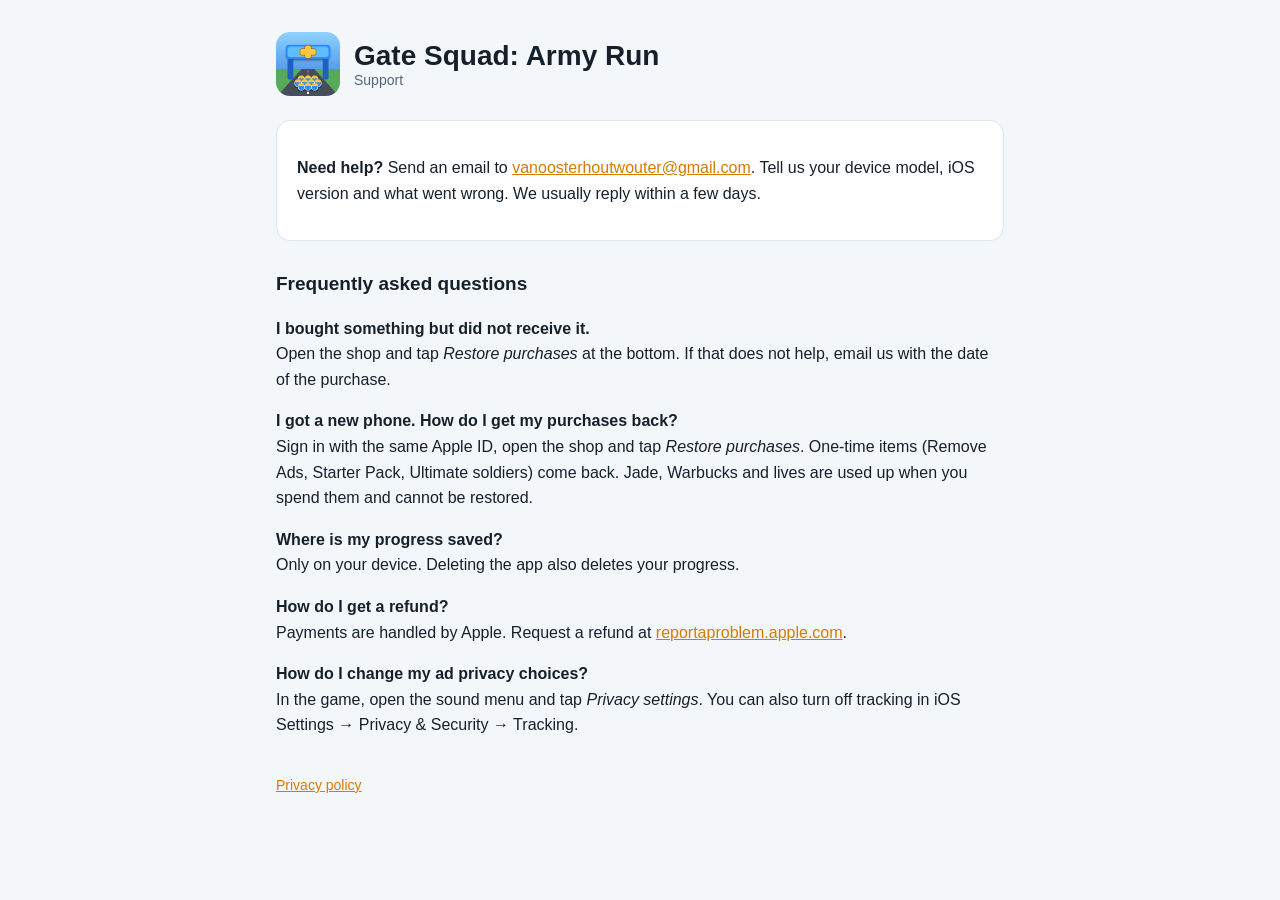
<file: index.html>
<!doctype html>
<html lang="en">
<head>
<meta charset="utf-8"><meta name="viewport" content="width=device-width,initial-scale=1">
<title>Gate Squad Support</title>
<link rel="stylesheet" href="style.css">
</head>
<body><main>
<header><img src="icon.png" alt=""><h1>Gate Squad: Army Run<small>Support</small></h1></header>

<div class="card">
<p><strong>Need help?</strong> Send an email to <a href="mailto:vanoosterhoutwouter@gmail.com">vanoosterhoutwouter@gmail.com</a>. Tell us your device model, iOS version and what went wrong. We usually reply within a few days.</p>
</div>

<h2>Frequently asked questions</h2>
<p><strong>I bought something but did not receive it.</strong><br>
Open the shop and tap <em>Restore purchases</em> at the bottom. If that does not help, email us with the date of the purchase.</p>

<p><strong>I got a new phone. How do I get my purchases back?</strong><br>
Sign in with the same Apple ID, open the shop and tap <em>Restore purchases</em>. One-time items (Remove Ads, Starter Pack, Ultimate soldiers) come back. Jade, Warbucks and lives are used up when you spend them and cannot be restored.</p>

<p><strong>Where is my progress saved?</strong><br>
Only on your device. Deleting the app also deletes your progress.</p>

<p><strong>How do I get a refund?</strong><br>
Payments are handled by Apple. Request a refund at <a href="https://reportaproblem.apple.com">reportaproblem.apple.com</a>.</p>

<p><strong>How do I change my ad privacy choices?</strong><br>
In the game, open the sound menu and tap <em>Privacy settings</em>. You can also turn off tracking in iOS Settings → Privacy &amp; Security → Tracking.</p>

<nav><a href="privacy.html">Privacy policy</a></nav>
</main></body>
</html>
</file>
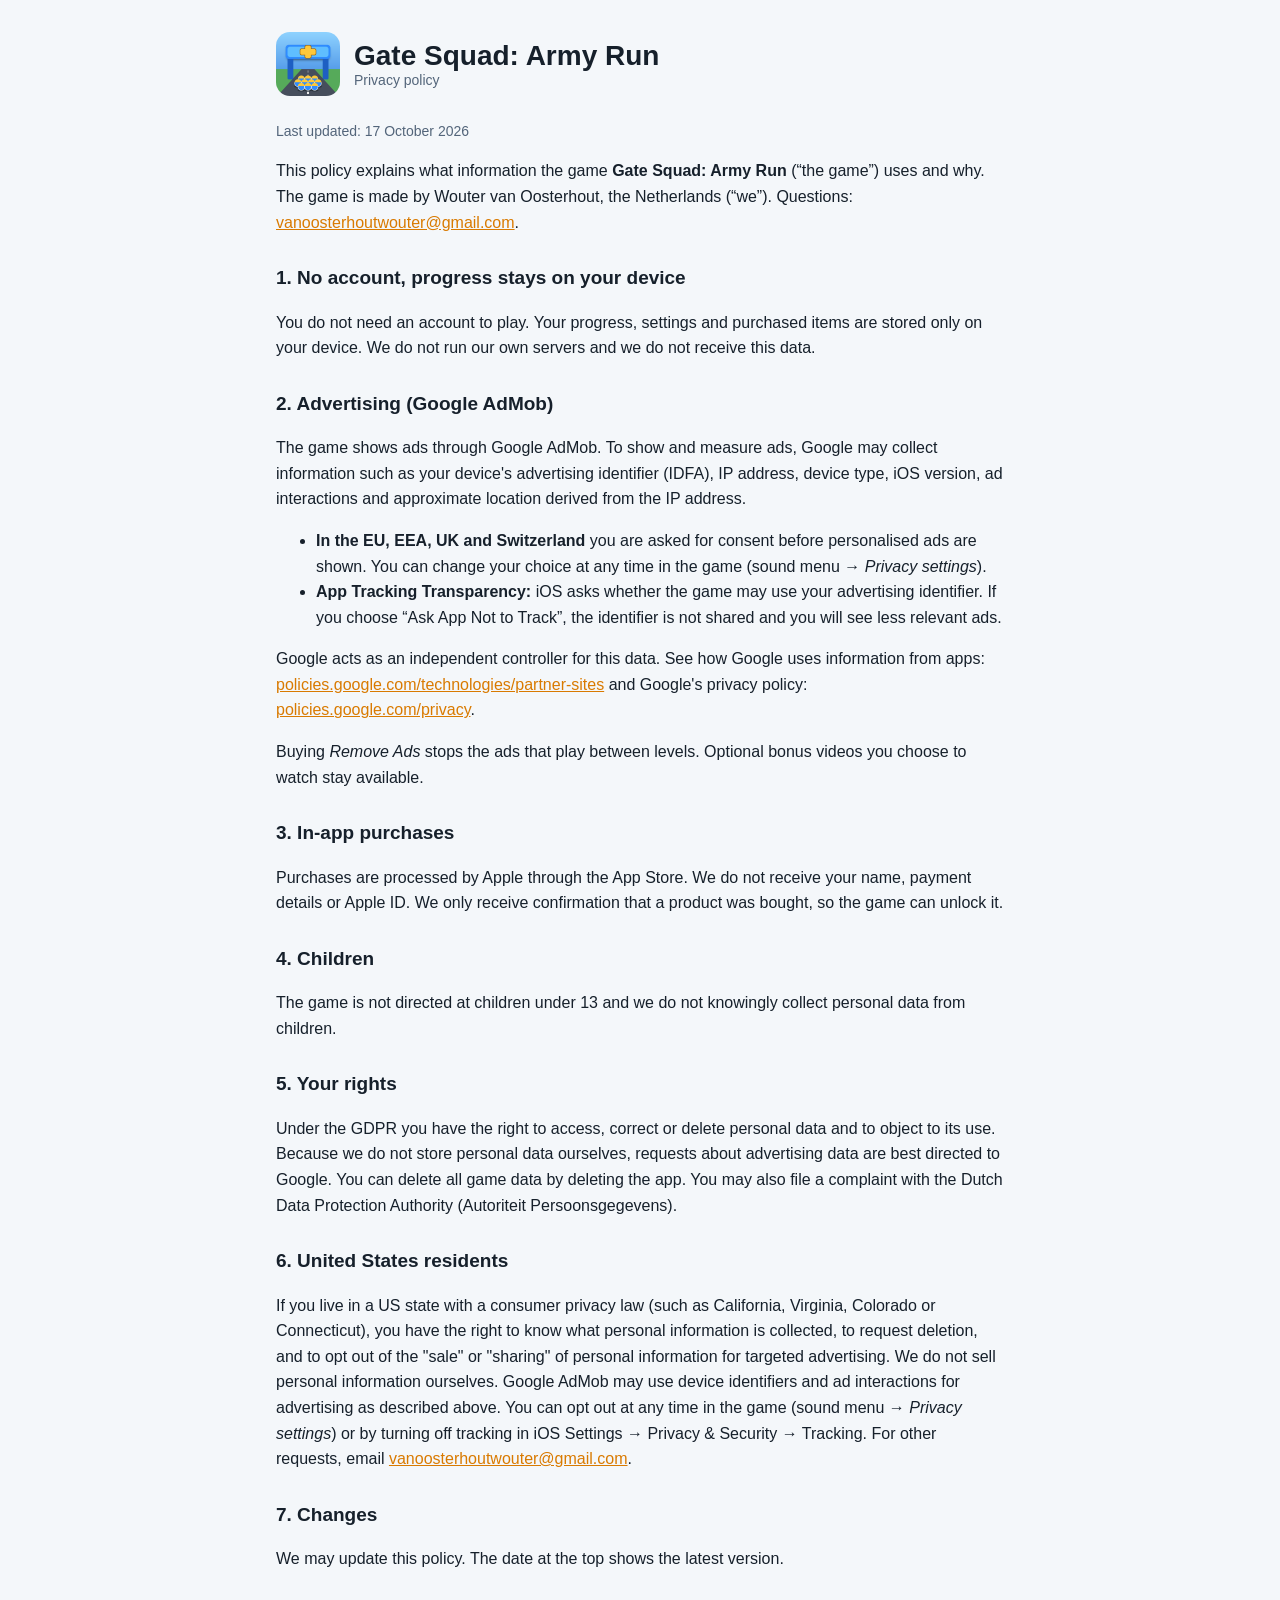
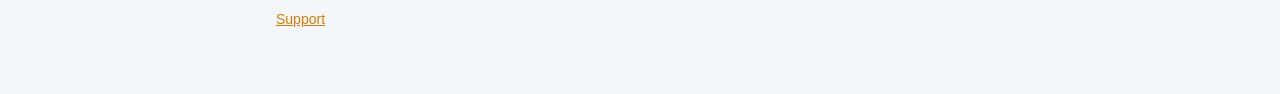
<file: privacy.html>
<!doctype html>
<html lang="en">
<head>
<meta charset="utf-8"><meta name="viewport" content="width=device-width,initial-scale=1">
<title>Gate Squad Privacy</title>
<link rel="stylesheet" href="style.css">
</head>
<body><main>
<header><img src="icon.png" alt=""><h1>Gate Squad: Army Run<small>Privacy policy</small></h1></header>
<p class="muted">Last updated: 17 October 2026</p>

<p>This policy explains what information the game <strong>Gate Squad: Army Run</strong> (“the game”) uses and why. The game is made by Wouter van Oosterhout, the Netherlands (“we”). Questions: <a href="mailto:vanoosterhoutwouter@gmail.com">vanoosterhoutwouter@gmail.com</a>.</p>

<h2>1. No account, progress stays on your device</h2>
<p>You do not need an account to play. Your progress, settings and purchased items are stored only on your device. We do not run our own servers and we do not receive this data.</p>

<h2>2. Advertising (Google AdMob)</h2>
<p>The game shows ads through Google AdMob. To show and measure ads, Google may collect information such as your device's advertising identifier (IDFA), IP address, device type, iOS version, ad interactions and approximate location derived from the IP address.</p>
<ul>
<li><strong>In the EU, EEA, UK and Switzerland</strong> you are asked for consent before personalised ads are shown. You can change your choice at any time in the game (sound menu → <em>Privacy settings</em>).</li>
<li><strong>App Tracking Transparency:</strong> iOS asks whether the game may use your advertising identifier. If you choose “Ask App Not to Track”, the identifier is not shared and you will see less relevant ads.</li>
</ul>
<p>Google acts as an independent controller for this data. See how Google uses information from apps: <a href="https://policies.google.com/technologies/partner-sites">policies.google.com/technologies/partner-sites</a> and Google's privacy policy: <a href="https://policies.google.com/privacy">policies.google.com/privacy</a>.</p>
<p>Buying <em>Remove Ads</em> stops the ads that play between levels. Optional bonus videos you choose to watch stay available.</p>

<h2>3. In-app purchases</h2>
<p>Purchases are processed by Apple through the App Store. We do not receive your name, payment details or Apple ID. We only receive confirmation that a product was bought, so the game can unlock it.</p>

<h2>4. Children</h2>
<p>The game is not directed at children under 13 and we do not knowingly collect personal data from children.</p>

<h2>5. Your rights</h2>
<p>Under the GDPR you have the right to access, correct or delete personal data and to object to its use. Because we do not store personal data ourselves, requests about advertising data are best directed to Google. You can delete all game data by deleting the app. You may also file a complaint with the Dutch Data Protection Authority (Autoriteit Persoonsgegevens).</p>

<h2>6. United States residents</h2>
<p>If you live in a US state with a consumer privacy law (such as California, Virginia, Colorado or Connecticut), you have the right to know what personal information is collected, to request deletion, and to opt out of the "sale" or "sharing" of personal information for targeted advertising. We do not sell personal information ourselves. Google AdMob may use device identifiers and ad interactions for advertising as described above. You can opt out at any time in the game (sound menu → <em>Privacy settings</em>) or by turning off tracking in iOS Settings → Privacy &amp; Security → Tracking. For other requests, email <a href="mailto:vanoosterhoutwouter@gmail.com">vanoosterhoutwouter@gmail.com</a>.</p>

<h2>7. Changes</h2>
<p>We may update this policy. The date at the top shows the latest version.</p>

<nav><a href="index.html">Support</a></nav>
</main></body>
</html>
</file>
<file: style.css>
:root{--bg:#0f1720;--card:#17212c;--ink:#e9eef4;--muted:#9fb0c2;--accent:#ffb02e;--line:#2a3846}
@media (prefers-color-scheme: light){:root{--bg:#f4f7fa;--card:#fff;--ink:#16202b;--muted:#53657a;--accent:#d97a00;--line:#dfe6ee}}
*{box-sizing:border-box}
body{margin:0;background:var(--bg);color:var(--ink);font:16px/1.6 -apple-system,BlinkMacSystemFont,"Segoe UI",Roboto,sans-serif}
main{max-width:760px;margin:0 auto;padding:32px 16px 64px}
header{display:flex;align-items:center;gap:14px;margin-bottom:24px}
header img{width:64px;height:64px;border-radius:14px}
h1{font-size:28px;margin:0;line-height:1.15}
h1 small{display:block;font-size:14px;color:var(--muted);font-weight:500}
h2{font-size:19px;margin:28px 0 6px}
p,li{color:var(--ink)}
.muted{color:var(--muted);font-size:14px}
.card{background:var(--card);border:1px solid var(--line);border-radius:14px;padding:18px 20px;margin:16px 0}
a{color:var(--accent)}
nav{margin-top:36px;font-size:14px}
</file>
